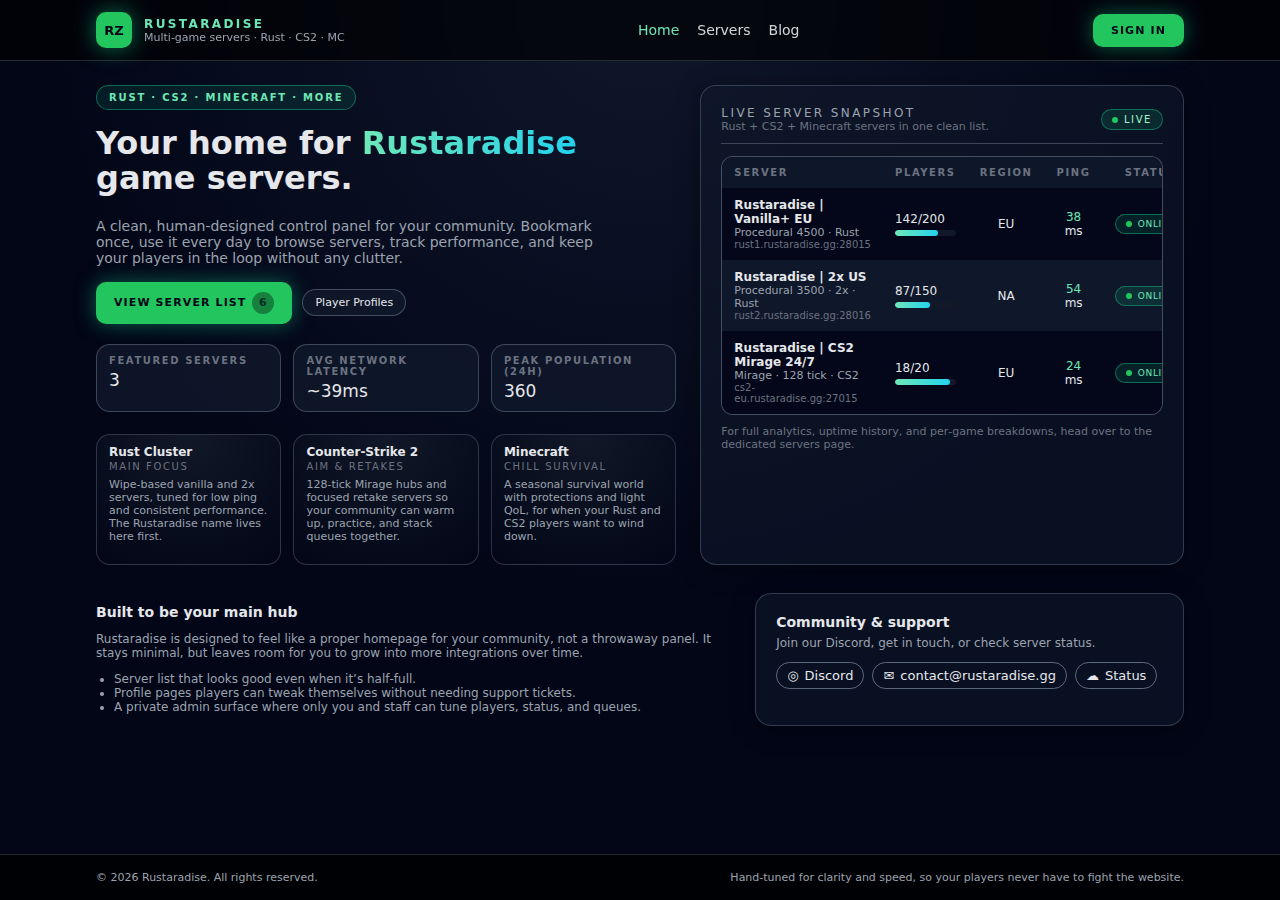
<file: index.html>
<!DOCTYPE html>
<html lang="en">
  <head>
    <meta charset="UTF-8" />
    <title>Rustaradise · Game Servers &amp; Analytics</title>
    <meta name="viewport" content="width=device-width, initial-scale=1" />
    <link rel="stylesheet" href="styles.css" />
  </head>
  <body onload="initHomePage()">
    <div class="page">
      <header class="nav">
        <div class="nav-inner">
          <div class="brand">
            <div class="brand-mark">RZ</div>
            <div>
              <div class="brand-text-title">Rustaradise</div>
              <div class="brand-text-subtitle">
                Multi‑game servers · Rust · CS2 · MC
              </div>
            </div>
          </div>
          <nav class="nav-links">
            <a href="index.html" class="nav-link active">Home</a>
            <a href="servers.html" class="nav-link">Servers</a>
            <a href="blog.html" class="nav-link">Blog</a>
            <a
              href="admin.html"
              class="nav-link nav-admin-pill"
              style="display: none"
              data-nav-admin
              >Admin Panel</a
            >
          </nav>
          <div class="nav-auth">
            <a href="login.html" class="btn-primary" data-nav-login>
              <span>Sign In</span>
            </a>
            <button
              type="button"
              class="avatar-pill"
              data-nav-user
              style="display: none"
              data-nav-profile
            >
              <span class="avatar-initials" data-nav-initials>RZ</span>
              <span>
                <span data-nav-name>player</span>
                <span class="avatar-role" data-nav-role>player</span>
              </span>
            </button>
            <button
              type="button"
              class="btn-ghost"
              data-nav-logout
              style="display: none"
            >
              Log out
            </button>
          </div>
        </div>
      </header>

      <main class="main">
        <section class="hero-grid">
          <div>
            <div class="hero-pill">
              Rust · CS2 · Minecraft · More
            </div>
            <h1 class="hero-title">
              Your home for <span>Rustaradise</span> game servers.
            </h1>
            <p class="hero-text">
              A clean, human‑designed control panel for your community.
              Bookmark once, use it every day to browse servers, track
              performance, and keep your players in the loop without any
              clutter.
            </p>
            <div class="hero-actions">
              <a href="servers.html" class="btn-primary">
                <span>View Server List</span>
                <span id="home-server-count" class="hero-count">0</span>
              </a>
              <a href="login.html" class="btn-ghost"> Player Profiles </a>
            </div>
            <div class="hero-metrics">
              <div class="metric-card">
                <div class="metric-label">Featured servers</div>
                <div class="metric-value">3</div>
              </div>
              <div class="metric-card">
                <div class="metric-label">Avg network latency</div>
                <div class="metric-value" id="home-avg-latency">~0ms</div>
              </div>
              <div class="metric-card">
                <div class="metric-label">Peak population (24h)</div>
                <div class="metric-value" id="home-peak">0</div>
              </div>
            </div>

            <div class="featured-games">
              <div class="featured-game-card">
                <div class="featured-game-name">Rust Cluster</div>
                <div class="featured-game-tag">Main focus</div>
                <p class="featured-game-body">
                  Wipe‑based vanilla and 2x servers, tuned for low ping and
                  consistent performance. The Rustaradise name lives here first.
                </p>
              </div>
              <div class="featured-game-card">
                <div class="featured-game-name">Counter‑Strike 2</div>
                <div class="featured-game-tag">Aim &amp; retakes</div>
                <p class="featured-game-body">
                  128‑tick Mirage hubs and focused retake servers so your
                  community can warm up, practice, and stack queues together.
                </p>
              </div>
              <div class="featured-game-card">
                <div class="featured-game-name">Minecraft</div>
                <div class="featured-game-tag">Chill survival</div>
                <p class="featured-game-body">
                  A seasonal survival world with protections and light QoL, for
                  when your Rust and CS2 players want to wind down.
                </p>
              </div>
            </div>
          </div>

          <div class="card">
            <div class="card-header">
              <div>
                <div class="card-title">Live Server Snapshot</div>
                <div class="card-subtitle">
                  Rust + CS2 + Minecraft servers in one clean list.
                </div>
              </div>
              <div class="live-pill">
                <span class="live-dot"></span>
                Live
              </div>
            </div>
            <div class="table-wrapper">
              <table>
                <thead>
                  <tr>
                    <th>Server</th>
                    <th>Players</th>
                    <th>Region</th>
                    <th>Ping</th>
                    <th>Status</th>
                  </tr>
                </thead>
                <tbody id="home-servers-body"></tbody>
              </table>
            </div>
            <p class="muted" style="margin-top: 10px">
              For full analytics, uptime history, and per‑game breakdowns, head
              over to the dedicated <a href="servers.html">servers page</a>.
            </p>
          </div>
        </section>

        <section class="section">
          <div>
            <h2 class="section-title">Built to be your main hub</h2>
            <p class="section-text">
              Rustaradise is designed to feel like a proper homepage for your
              community, not a throwaway panel. It stays minimal, but leaves
              room for you to grow into more integrations over time.
            </p>
            <ul class="section-list">
              <li>Server list that looks good even when it’s half‑full.</li>
              <li>
                Profile pages players can tweak themselves without needing
                support tickets.
              </li>
              <li>
                A private admin surface where only you and staff can tune
                players, status, and queues.
              </li>
            </ul>
          </div>
          <div class="card">
            <div class="section-title">Community &amp; support</div>
            <p class="section-text">
              Join our Discord, get in touch, or check server status.
            </p>
            <div style="margin-top: 10px; display: flex; gap: 8px; flex-wrap: wrap">
              <a href="#" class="pill-link">
                <span>◎</span>
                <span>Discord</span>
              </a>
              <a href="mailto:contact@rustaradise.gg" class="pill-link">
                <span>✉</span>
                <span>contact@rustaradise.gg</span>
              </a>
              <a href="#" class="pill-link">
                <span>☁</span>
                <span>Status</span>
              </a>
            </div>
          </div>
        </section>
      </main>

      <footer class="footer">
        <div class="footer-inner">
          <div>
            © <span id="footer-year"></span> Rustaradise. All rights reserved.
          </div>
          <div>
            Hand‑tuned for clarity and speed, so your players never have to
            fight the website.
          </div>
        </div>
      </footer>
    </div>

    <script src="app.js"></script>
    <script>
      document.getElementById("footer-year").textContent =
        new Date().getFullYear();
    </script>
  </body>
</html>
</file>
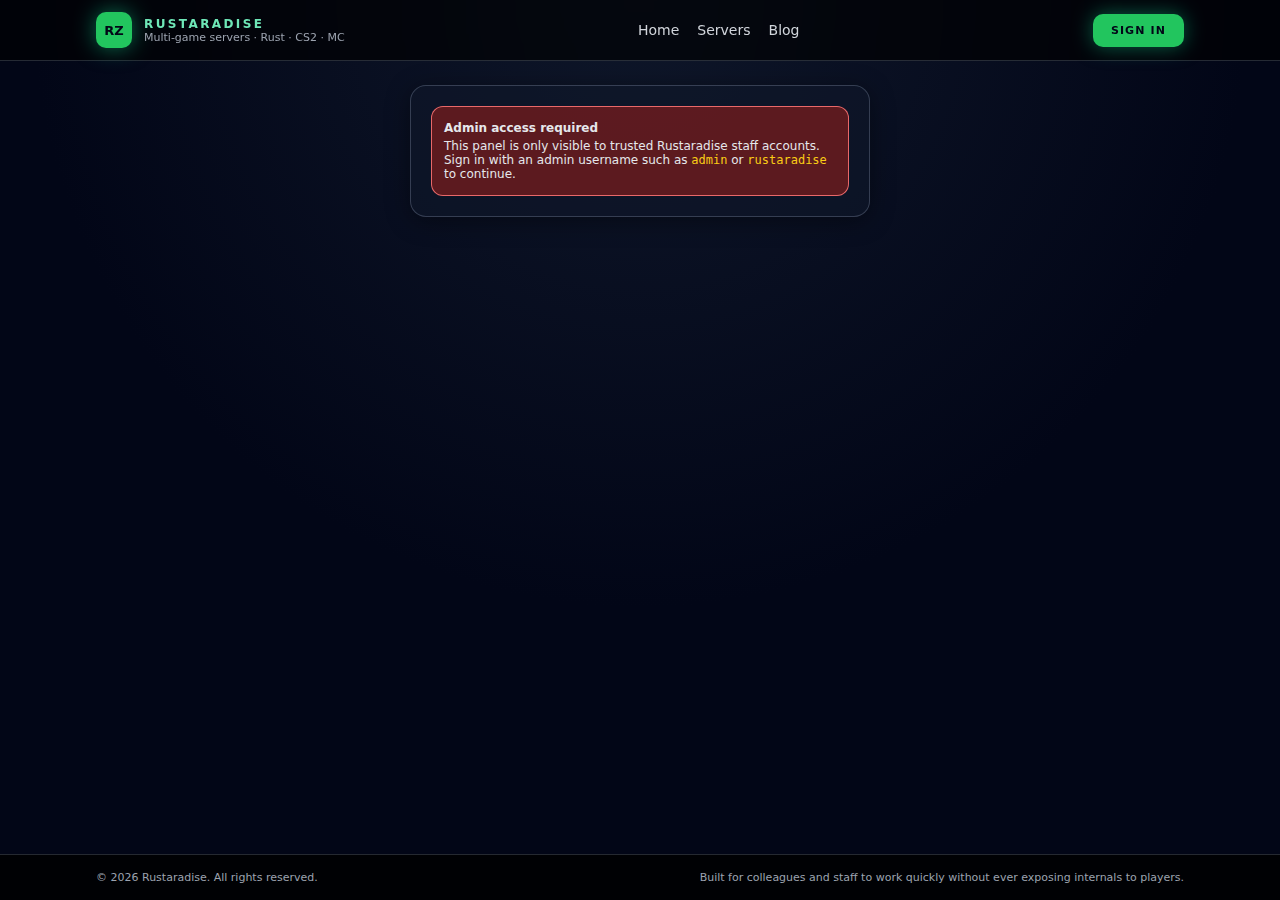
<file: admin.html>
<!DOCTYPE html>
<html lang="en">
  <head>
    <meta charset="UTF-8" />
    <title>Rustaradise · Admin Panel</title>
    <meta name="viewport" content="width=device-width, initial-scale=1" />
    <link rel="stylesheet" href="styles.css" />
  </head>
  <body onload="initAdminPage()">
    <div class="page">
      <header class="nav">
        <div class="nav-inner">
          <div class="brand">
            <div class="brand-mark">RZ</div>
            <div>
              <div class="brand-text-title">Rustaradise</div>
              <div class="brand-text-subtitle">
                Multi‑game servers · Rust · CS2 · MC
              </div>
            </div>
          </div>
          <nav class="nav-links">
            <a href="index.html" class="nav-link">Home</a>
            <a href="servers.html" class="nav-link">Servers</a>
            <a href="blog.html" class="nav-link">Blog</a>
            <a
              href="admin.html"
              class="nav-link nav-admin-pill active"
              data-nav-admin
              >Admin Panel</a
            >
          </nav>
          <div class="nav-auth">
            <a href="login.html" class="btn-primary" data-nav-login>
              <span>Sign In</span>
            </a>
            <button
              type="button"
              class="avatar-pill"
              data-nav-user
              style="display: none"
              data-nav-profile
            >
              <span class="avatar-initials" data-nav-initials>RZ</span>
              <span>
                <span data-nav-name>player</span>
                <span class="avatar-role" data-nav-role>player</span>
              </span>
            </button>
            <button
              type="button"
              class="btn-ghost"
              data-nav-logout
              style="display: none"
            >
              Log out
            </button>
          </div>
        </div>
      </header>

      <main class="main">
        <div id="admin-denied" style="display: none">
          <div class="card" style="max-width: 460px; margin: 0 auto">
            <div class="alert">
              <p style="font-weight: 600">Admin access required</p>
              <p>
                This panel is only visible to trusted Rustaradise staff
                accounts. Sign in with an admin username such as
                <span style="font-family: monospace; color: #facc15">admin</span>
                or
                <span style="font-family: monospace; color: #facc15"
                  >rustaradise</span
                >
                to continue.
              </p>
            </div>
          </div>
        </div>

        <div id="admin-content" style="display: none">
          <header class="page-header">
            <div class="page-title-group">
              <h1 class="page-title">Rustaradise Admin Panel</h1>
              <p class="page-description">
                Lightweight controls for adjusting player caps, toggling server
                visibility, and shaping the analytics you expose to players—
                only for you and the people you trust.
              </p>
            </div>
            <div class="badge badge-staff">Staff</div>
          </header>

          <section class="card admin-card">
            <div class="card-header">
              <div>
                <div class="card-title">Server Controls</div>
                <div class="card-subtitle">
                  Server list from integrations. Player counts and status are fetched from the Live data URL—no manual entry.
                </div>
              </div>
              <button type="button" class="admin-btn" id="admin-refresh-servers">Refresh</button>
            </div>

            <div class="admin-table-wrap">
              <table class="admin-table">
                <thead>
                  <tr>
                    <th>Server</th>
                    <th>Players / Max</th>
                    <th>Queue</th>
                    <th>Latency</th>
                    <th>Status</th>
                  </tr>
                </thead>
                <tbody id="admin-body"></tbody>
              </table>
            </div>

            <div id="admin-note" class="note" style="margin-top: 10px">
              Data from Live data URL. Configure in Integrations below.
            </div>
          </section>

          <section class="card" style="margin-top: 20px">
            <div class="card-header">
              <div>
                <div class="card-title">Integrations</div>
                <div class="card-subtitle">
                  Capture where Rustaradise should talk to RCON, IW4MAdmin and
                  any other tooling you rely on.
                </div>
              </div>
            </div>

            <div class="layout-split" style="margin-top: 12px">
              <form id="integrations-form" class="form">
                <div>
                  <div class="form-label">Live data URL</div>
                  <input
                    name="liveDataUrl"
                    class="input-field"
                    placeholder="https://your-backend.com/api/servers"
                  />
                  <p class="hint">
                    JSON endpoint returning <code>{"servers": [{"id": "rust-eu-1", "players": 50, "maxPlayers": 200, "status": "online"}]}</code>. Match server <code>id</code> to your server list. Player counts and status update automatically.
                  </p>
                </div>
                <div>
                  <div class="form-label">RCON</div>
                  <label class="hint" style="display: block; margin-bottom: 4px">
                    <input type="checkbox" name="rconEnabled" />
                    Enable RCON integration
                  </label>
                  <div style="display: flex; gap: 6px; margin-bottom: 6px">
                    <input
                      name="rconHost"
                      class="input-field"
                      placeholder="Host (e.g. 127.0.0.1)"
                    />
                    <input
                      name="rconPort"
                      class="input-field"
                      style="max-width: 90px"
                      placeholder="Port"
                    />
                  </div>
                  <textarea
                    name="rconNote"
                    class="textarea-field"
                    placeholder="Notes (provider, password location, etc.)"
                  ></textarea>
                </div>

                <div>
                  <div class="form-label">IW4MAdmin</div>
                  <label class="hint" style="display: block; margin-bottom: 4px">
                    <input type="checkbox" name="iw4Enabled" />
                    Enable IW4MAdmin integration
                  </label>
                  <input
                    name="iw4Url"
                    class="input-field"
                    placeholder="Dashboard/API URL"
                  />
                  <textarea
                    name="iw4Note"
                    class="textarea-field"
                    placeholder="How this should hook into bans, logs, or player stats."
                  ></textarea>
                </div>

                <div>
                  <div class="form-label">Other tooling</div>
                  <label class="hint" style="display: block; margin-bottom: 4px">
                    <input type="checkbox" name="otherEnabled" />
                    Track another integration
                  </label>
                  <input
                    name="otherLabel"
                    class="input-field"
                    placeholder="Name (e.g. Prometheus, custom panel)"
                  />
                  <textarea
                    name="otherNote"
                    class="textarea-field"
                    placeholder="Anything you and staff should remember about setup or endpoints."
                  ></textarea>
                </div>

                <button type="submit" class="btn-primary">
                  Save integrations
                </button>
                <p
                  id="integrations-status"
                  class="hint"
                  style="margin-top: 6px"
                >
                  Configure RCON, IW4MAdmin and other tools. Settings are saved when you click Save.
                </p>
              </form>

              <div class="hint">
                <strong>How it works</strong>
                <ul class="section-list" style="margin-top: 4px">
                  <li><strong>Live data URL</strong> — Your backend fetches from RCON, IW4MAdmin, etc. and exposes a JSON endpoint. Rustaradise fetches it automatically.</li>
                  <li>Server list and analytics are populated from integrations—no manual typing of player counts or status.</li>
                  <li>Use RCON/IW4MAdmin fields to store connection details for your backend.</li>
                </ul>
              </div>
            </div>
          </section>
        </div>
      </main>

      <footer class="footer">
        <div class="footer-inner">
          <div>
            © <span id="footer-year"></span> Rustaradise. All rights reserved.
          </div>
          <div>
            Built for colleagues and staff to work quickly without ever
            exposing internals to players.
          </div>
        </div>
      </footer>
    </div>

    <script src="app.js"></script>
    <script>
      document.getElementById("footer-year").textContent =
        new Date().getFullYear();
    </script>
  </body>
  </html>
</file>
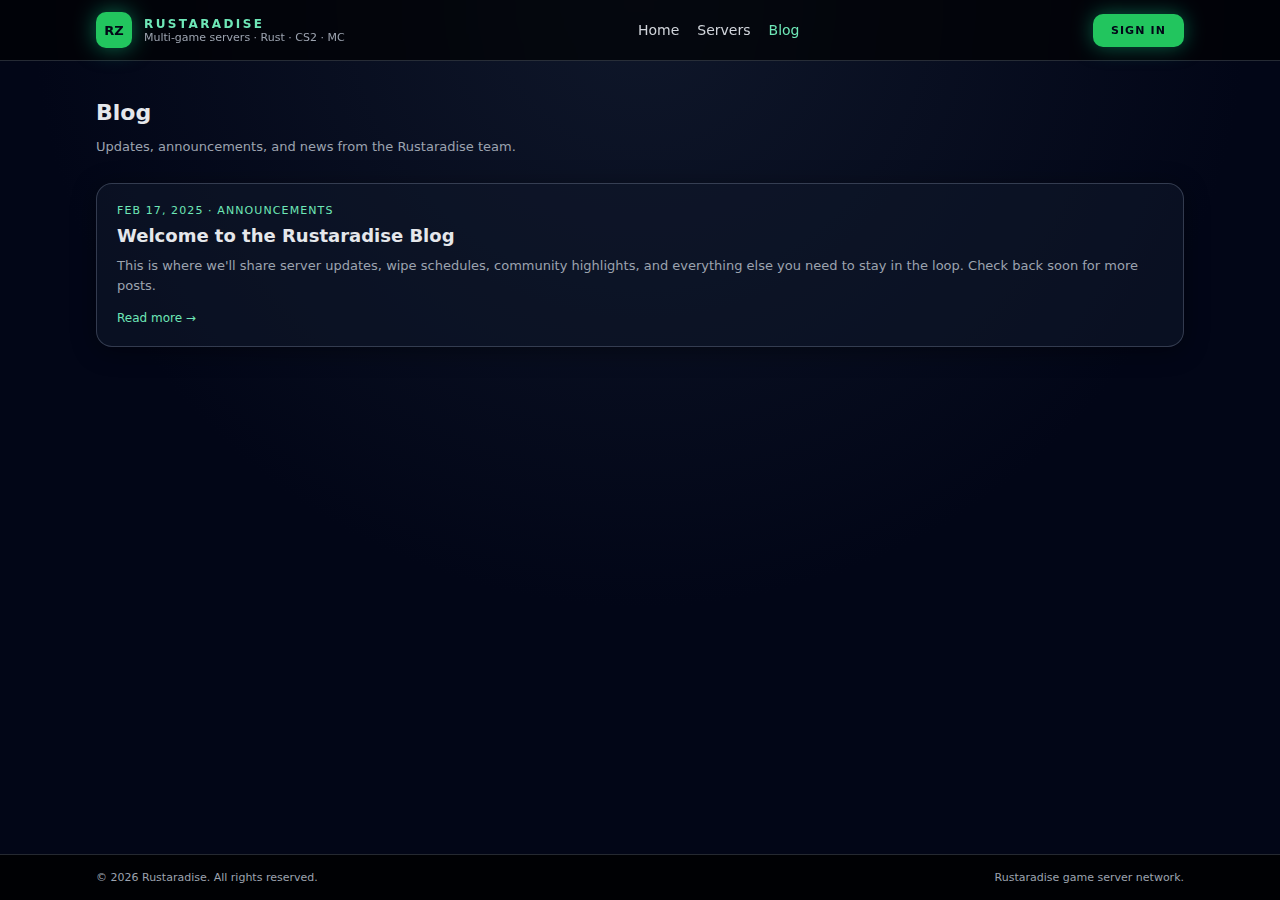
<file: blog.html>
<!DOCTYPE html>
<html lang="en">
  <head>
    <meta charset="UTF-8" />
    <title>Rustaradise · Blog</title>
    <meta name="viewport" content="width=device-width, initial-scale=1" />
    <link rel="stylesheet" href="styles.css" />
  </head>
  <body onload="initBlogPage()">
    <div class="page">
      <header class="nav">
        <div class="nav-inner">
          <div class="brand">
            <div class="brand-mark">RZ</div>
            <div>
              <div class="brand-text-title">Rustaradise</div>
              <div class="brand-text-subtitle">
                Multi‑game servers · Rust · CS2 · MC
              </div>
            </div>
          </div>
          <nav class="nav-links">
            <a href="index.html" class="nav-link">Home</a>
            <a href="servers.html" class="nav-link">Servers</a>
            <a href="blog.html" class="nav-link active">Blog</a>
            <a
              href="admin.html"
              class="nav-link nav-admin-pill"
              style="display: none"
              data-nav-admin
              >Admin Panel</a
            >
          </nav>
          <div class="nav-auth">
            <a href="login.html" class="btn-primary" data-nav-login>
              <span>Sign In</span>
            </a>
            <button
              type="button"
              class="avatar-pill"
              data-nav-user
              style="display: none"
              data-nav-profile
            >
              <span class="avatar-initials" data-nav-initials>RZ</span>
              <span>
                <span data-nav-name>player</span>
                <span class="avatar-role" data-nav-role>player</span>
              </span>
            </button>
            <button
              type="button"
              class="btn-ghost"
              data-nav-logout
              style="display: none"
            >
              Log out
            </button>
          </div>
        </div>
      </header>

      <main class="main">
        <div class="page-header">
          <div class="page-title-group">
            <h1 class="page-title">Blog</h1>
            <p class="page-description">
              Updates, announcements, and news from the Rustaradise team.
            </p>
          </div>
        </div>

        <section class="blog-list">
          <div class="card blog-card">
            <div class="blog-card-meta">Feb 17, 2025 · Announcements</div>
            <h2 class="blog-card-title">Welcome to the Rustaradise Blog</h2>
            <p class="blog-card-excerpt">
              This is where we'll share server updates, wipe schedules, community highlights,
              and everything else you need to stay in the loop. Check back soon for more posts.
            </p>
            <a href="#" class="blog-card-link">Read more →</a>
          </div>
        </section>
      </main>

      <footer class="footer">
        <div class="footer-inner">
          <div>
            © <span id="footer-year"></span> Rustaradise. All rights reserved.
          </div>
          <div>Rustaradise game server network.</div>
        </div>
      </footer>
    </div>

    <script src="app.js"></script>
    <script>
      document.getElementById("footer-year").textContent =
        new Date().getFullYear();
    </script>
  </body>
</html>
</file>
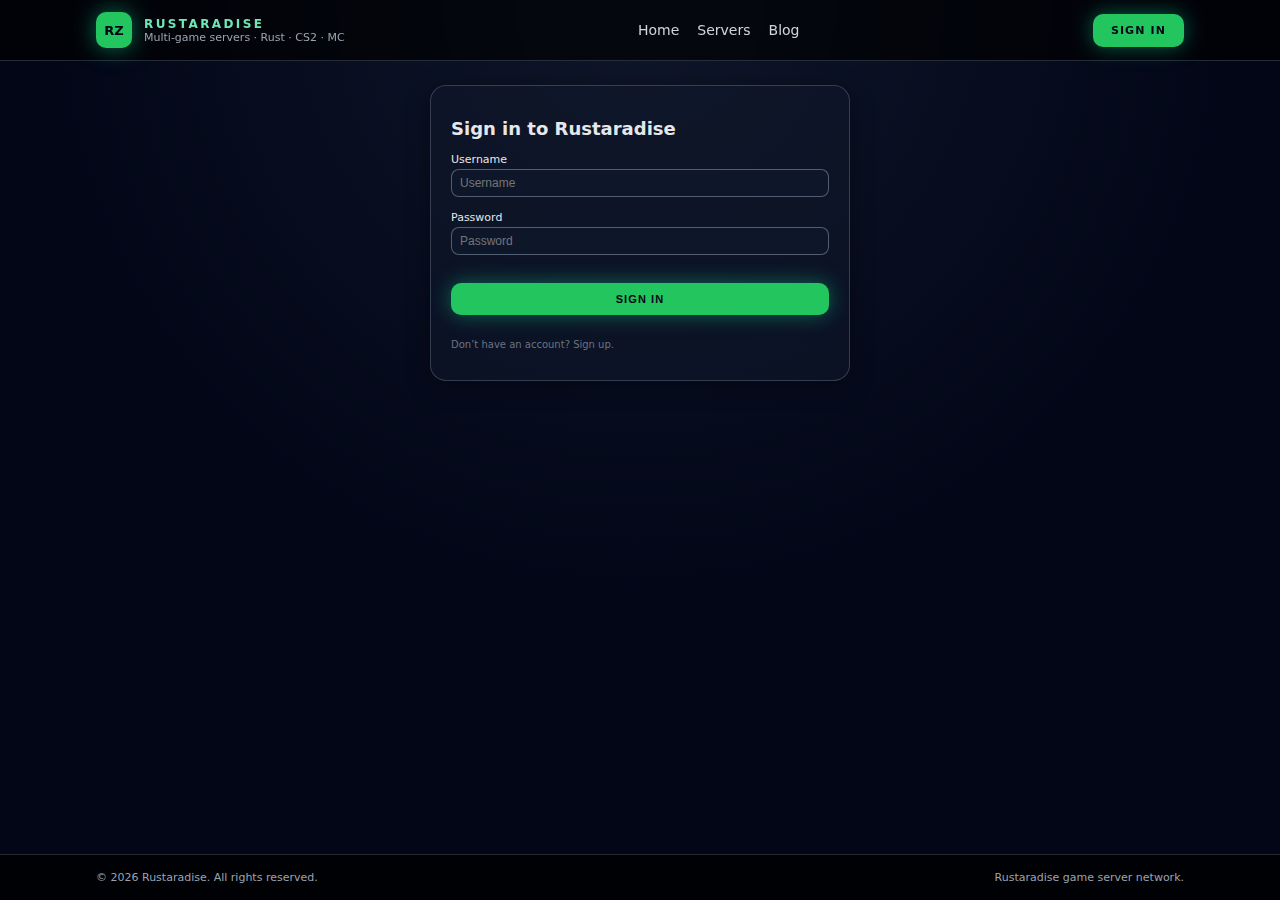
<file: login.html>
<!DOCTYPE html>
<html lang="en">
  <head>
    <meta charset="UTF-8" />
    <title>Rustaradise · Login</title>
    <meta name="viewport" content="width=device-width, initial-scale=1" />
    <link rel="stylesheet" href="styles.css" />
  </head>
  <body onload="initLoginPage()">
    <div class="page">
      <header class="nav">
        <div class="nav-inner">
          <div class="brand">
            <div class="brand-mark">RZ</div>
            <div>
              <div class="brand-text-title">Rustaradise</div>
              <div class="brand-text-subtitle">
                Multi‑game servers · Rust · CS2 · MC
              </div>
            </div>
          </div>
          <nav class="nav-links">
            <a href="index.html" class="nav-link">Home</a>
            <a href="servers.html" class="nav-link">Servers</a>
            <a href="blog.html" class="nav-link">Blog</a>
            <a
              href="admin.html"
              class="nav-link nav-admin-pill"
              style="display: none"
              data-nav-admin
              >Admin Panel</a
            >
          </nav>
          <div class="nav-auth">
            <a href="login.html" class="btn-primary" data-nav-login>
              <span>Sign In</span>
            </a>
            <button
              type="button"
              class="avatar-pill"
              data-nav-user
              style="display: none"
              data-nav-profile
            >
              <span class="avatar-initials" data-nav-initials>RZ</span>
              <span>
                <span data-nav-name>player</span>
                <span class="avatar-role" data-nav-role>player</span>
              </span>
            </button>
            <button
              type="button"
              class="btn-ghost"
              data-nav-logout
              style="display: none"
            >
              Log out
            </button>
          </div>
        </div>
      </header>

      <main class="main">
        <div class="card" style="max-width: 420px; margin: 0 auto">
          <div>
            <h1 class="page-title" style="font-size: 18px">
              Sign in to Rustaradise
            </h1>
          </div>

          <form id="login-form" class="form" style="margin-top: 14px">
            <div>
              <div class="form-label">Username</div>
              <input
                name="username"
                class="input-field"
                placeholder="Username"
              />
            </div>
            <div>
              <div class="form-label">Password</div>
              <input
                type="password"
                name="password"
                class="input-field"
                placeholder="Password"
              />
            </div>
            <div
              id="login-error"
              style="font-size: 11px; color: #fecaca"
            ></div>
            <button type="submit" class="btn-primary" style="width: 100%">
              Sign In
            </button>
            <p class="hint">
              Don’t have an account? <a href="signup.html">Sign up</a>.
            </p>
          </form>
        </div>
      </main>

      <footer class="footer">
        <div class="footer-inner">
          <div>
            © <span id="footer-year"></span> Rustaradise. All rights reserved.
          </div>
          <div>Rustaradise game server network.</div>
        </div>
      </footer>
    </div>

    <script src="app.js"></script>
    <script>
      document.getElementById("footer-year").textContent =
        new Date().getFullYear();
    </script>
  </body>
  </html>
</file>
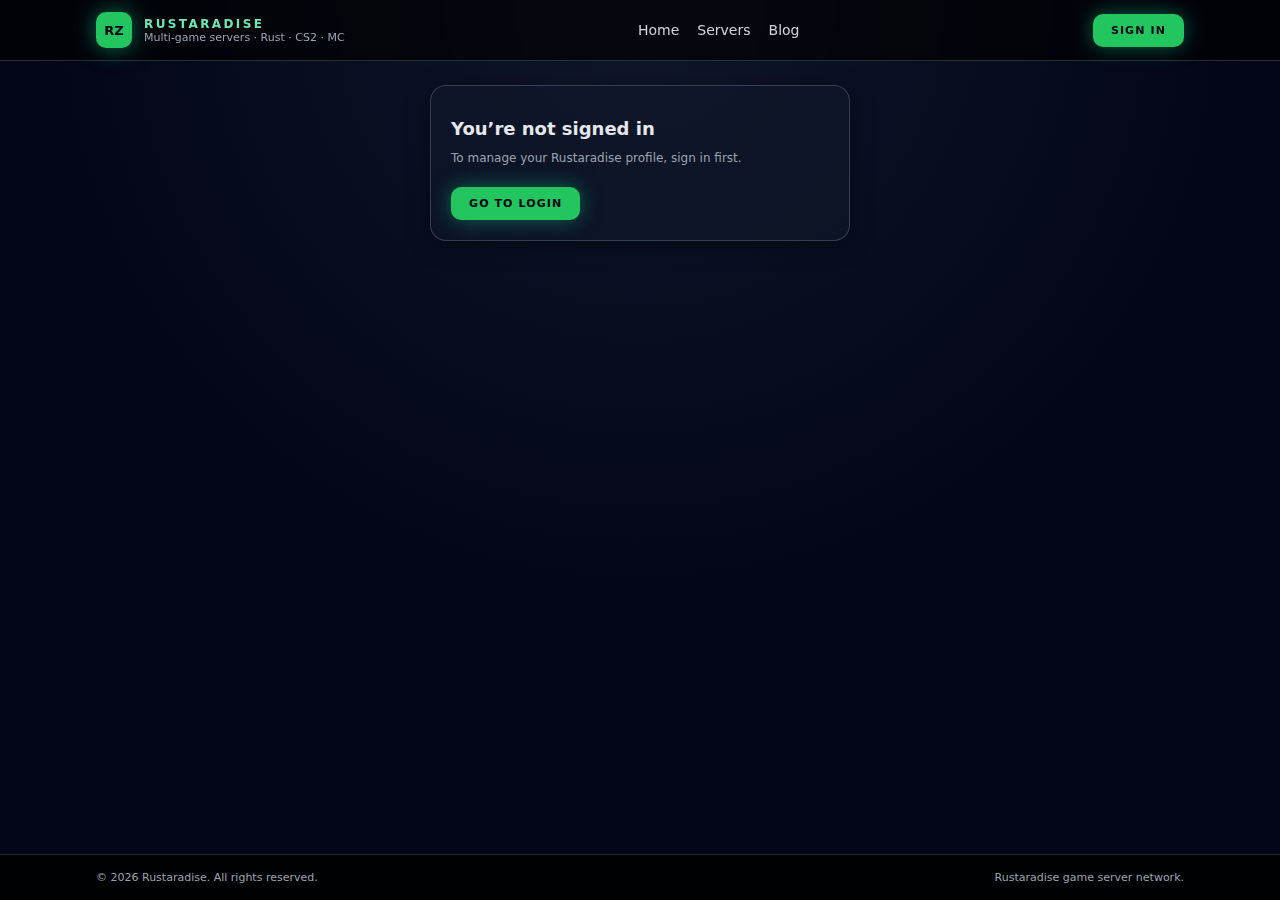
<file: profile.html>
<!DOCTYPE html>
<html lang="en">
  <head>
    <meta charset="UTF-8" />
    <title>Rustaradise · Profile</title>
    <meta name="viewport" content="width=device-width, initial-scale=1" />
    <link rel="stylesheet" href="styles.css" />
  </head>
  <body onload="initProfilePage()">
    <div class="page">
      <header class="nav">
        <div class="nav-inner">
          <div class="brand">
            <div class="brand-mark">RZ</div>
            <div>
              <div class="brand-text-title">Rustaradise</div>
              <div class="brand-text-subtitle">
                Multi‑game servers · Rust · CS2 · MC
              </div>
            </div>
          </div>
          <nav class="nav-links">
            <a href="index.html" class="nav-link">Home</a>
            <a href="servers.html" class="nav-link">Servers</a>
            <a href="blog.html" class="nav-link">Blog</a>
            <a
              href="admin.html"
              class="nav-link nav-admin-pill"
              style="display: none"
              data-nav-admin
              >Admin Panel</a
            >
          </nav>
          <div class="nav-auth">
            <a href="login.html" class="btn-primary" data-nav-login>
              <span>Sign In</span>
            </a>
            <button
              type="button"
              class="avatar-pill"
              data-nav-user
              style="display: none"
              data-nav-profile
            >
              <span class="avatar-initials" data-nav-initials>RZ</span>
              <span>
                <span data-nav-name>player</span>
                <span class="avatar-role" data-nav-role>player</span>
              </span>
            </button>
            <button
              type="button"
              class="btn-ghost"
              data-nav-logout
              style="display: none"
            >
              Log out
            </button>
          </div>
        </div>
      </header>

      <main class="main">
        <div id="profile-logged-out" style="display: none">
          <div class="card" style="max-width: 420px; margin: 0 auto">
            <h1 class="page-title" style="font-size: 18px">
              You’re not signed in
            </h1>
            <p class="page-description" style="font-size: 12px">
              To manage your Rustaradise profile, sign in first.
            </p>
            <a href="login.html" class="btn-primary" style="margin-top: 10px">
              Go to login
            </a>
          </div>
        </div>

        <div id="profile-content" style="display: none">
          <section class="profile-header">
            <div class="profile-banner">
              <img
                id="profile-banner-img"
                alt="Profile banner"
                style="display: none"
              />
              <div class="profile-banner-overlay"></div>
            </div>
            <div class="profile-row">
              <div class="profile-avatar">
                <span id="profile-avatar-initials">RZ</span>
                <img
                  id="profile-avatar-img"
                  alt="Profile avatar"
                  style="display: none"
                />
              </div>
              <div class="profile-meta">
                <div class="profile-name" id="profile-name">player</div>
                <div class="profile-role" id="profile-role">
                  Rustaradise Player
                </div>
              </div>
              <nav class="profile-tabs">
                <a href="profile.html" class="profile-tab active">Profile</a>
                <a href="settings.html" class="profile-tab">Settings</a>
              </nav>
            </div>
          </section>

          <section class="layout-split">
            <div class="card">
              <div class="card-title">Profile Settings</div>
              <form
                id="profile-form"
                class="form"
                style="margin-top: 12px"
              >
                <div>
                  <div class="form-label">Profile picture</div>
                  <div class="file-input-wrap">
                    <label class="file-input-trigger" for="avatar-file">Choose image</label>
                    <input
                      type="file"
                      name="avatarFile"
                      id="avatar-file"
                      accept=".jpg,.jpeg,image/jpeg"
                    />
                    <span class="file-input-filename" id="avatar-filename">No file chosen</span>
                  </div>
                  <p class="hint">
                    JPG only. Square images (256×256) work best.
                  </p>
                </div>
                <div>
                  <div class="form-label">Banner image</div>
                  <div class="file-input-wrap">
                    <label class="file-input-trigger" for="banner-file">Choose image</label>
                    <input
                      type="file"
                      name="bannerFile"
                      id="banner-file"
                      accept=".jpg,.jpeg,image/jpeg"
                    />
                    <span class="file-input-filename" id="banner-filename">No file chosen</span>
                  </div>
                  <p class="hint">
                    JPG only. Wide landscape images look best.
                  </p>
                </div>
                <div>
                  <div class="form-label">Short bio</div>
                  <textarea
                    name="bio"
                    class="textarea-field"
                    placeholder="A short line about who you are."
                  ></textarea>
                </div>
                <button type="submit" class="btn-primary">
                  Save changes
                </button>
                <p
                  id="profile-saved"
                  class="hint"
                  style="display: none; color: #bbf7d0"
                >
                  Your changes have been saved.
                </p>
              </form>
            </div>

            <div class="card" style="font-size: 11px">
              <div class="card-title">Profile</div>
              <ul style="margin-top: 10px; padding-left: 18px">
                <li style="margin-bottom: 6px">
                  Update your avatar, banner and bio anytime. Changes apply immediately.
                </li>
                <li style="margin-bottom: 6px">
                  Staff accounts show a staff badge across the site.
                </li>
              </ul>
              <hr
                style="border-color: rgba(148, 163, 184, 0.4); margin: 12px 0"
              />
              <div>
                <div class="form-label">Current bio</div>
                <p id="profile-bio" class="hint">
                  Welcome to Rustaradise.
                </p>
              </div>
            </div>
          </section>
        </div>
      </main>

      <footer class="footer">
        <div class="footer-inner">
          <div>
            © <span id="footer-year"></span> Rustaradise. All rights reserved.
          </div>
          <div>Rustaradise game server network.</div>
        </div>
      </footer>
    </div>

    <script src="app.js"></script>
    <script>
      document.getElementById("footer-year").textContent =
        new Date().getFullYear();
    </script>
  </body>
  </html>
</file>
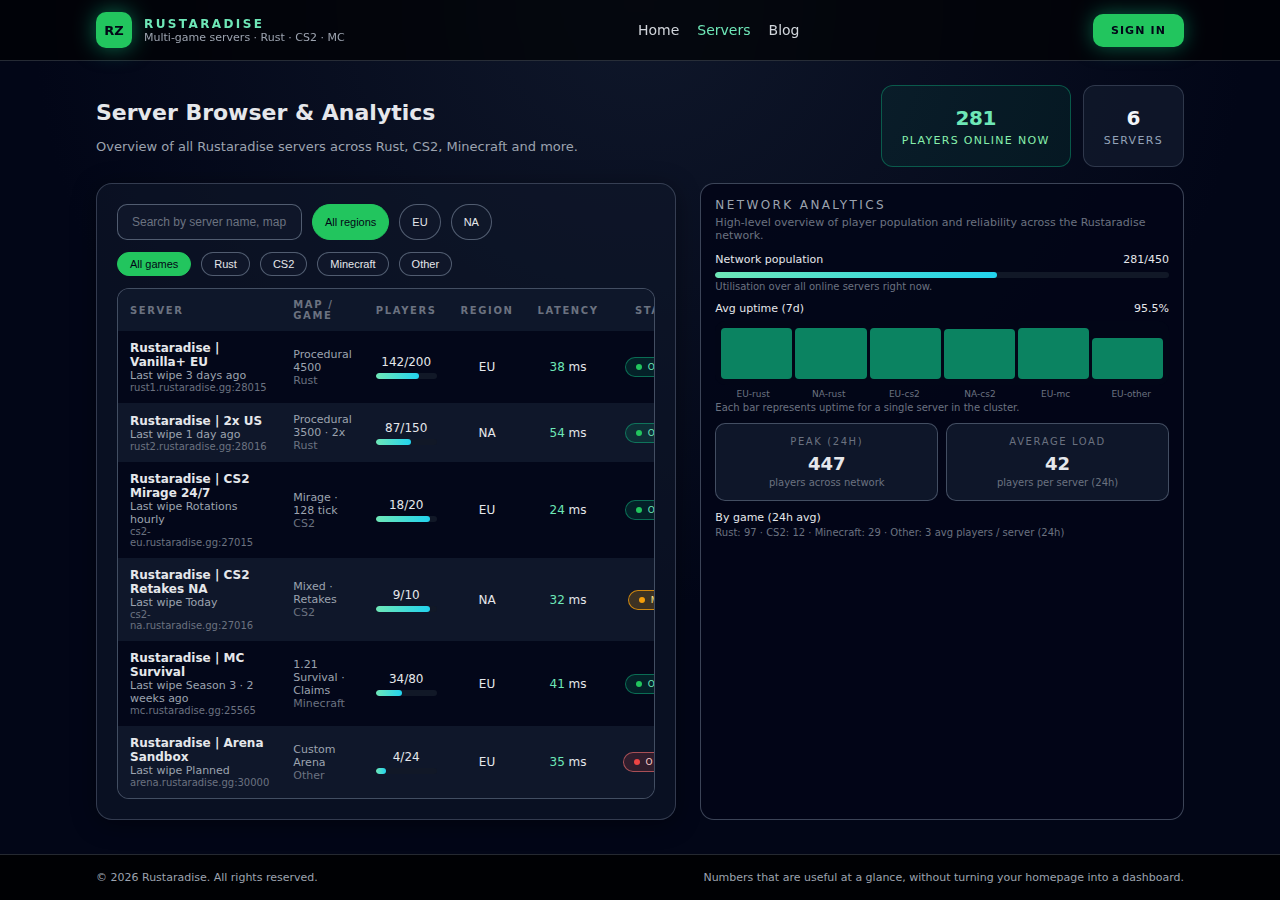
<file: servers.html>
<!DOCTYPE html>
<html lang="en">
  <head>
    <meta charset="UTF-8" />
    <title>Rustaradise · Server Browser &amp; Analytics</title>
    <meta name="viewport" content="width=device-width, initial-scale=1" />
    <link rel="stylesheet" href="styles.css" />
  </head>
  <body onload="initServersPage()">
    <div class="page">
      <header class="nav">
        <div class="nav-inner">
          <div class="brand">
            <div class="brand-mark">RZ</div>
            <div>
              <div class="brand-text-title">Rustaradise</div>
              <div class="brand-text-subtitle">
                Multi‑game servers · Rust · CS2 · MC
              </div>
            </div>
          </div>
          <nav class="nav-links">
            <a href="index.html" class="nav-link">Home</a>
            <a href="servers.html" class="nav-link active">Servers</a>
            <a href="blog.html" class="nav-link">Blog</a>
            <a
              href="admin.html"
              class="nav-link nav-admin-pill"
              style="display: none"
              data-nav-admin
              >Admin Panel</a
            >
          </nav>
          <div class="nav-auth">
            <a href="login.html" class="btn-primary" data-nav-login>
              <span>Sign In</span>
            </a>
            <button
              type="button"
              class="avatar-pill"
              data-nav-user
              style="display: none"
              data-nav-profile
            >
              <span class="avatar-initials" data-nav-initials>RZ</span>
              <span>
                <span data-nav-name>player</span>
                <span class="avatar-role" data-nav-role>player</span>
              </span>
            </button>
            <button
              type="button"
              class="btn-ghost"
              data-nav-logout
              style="display: none"
            >
              Log out
            </button>
          </div>
        </div>
      </header>

      <main class="main">
        <div class="page-header">
          <div class="page-title-group">
            <h1 class="page-title">Server Browser &amp; Analytics</h1>
            <p class="page-description">
              Overview of all Rustaradise servers across Rust, CS2, Minecraft and more.
            </p>
          </div>
          <div class="stats-bar">
            <div class="stat-block stat-live">
              <span class="stat-value" id="servers-live-players-value">0</span>
              <span class="stat-label">Players online now</span>
            </div>
            <div class="stat-block">
              <span class="stat-value" id="servers-count">0</span>
              <span class="stat-label">Servers</span>
            </div>
          </div>
        </div>

        <section class="hero-grid">
          <div>
            <div class="card">
              <div class="filters-row">
                <input
                  id="servers-search"
                  class="input-text"
                  type="text"
                  placeholder="Search by server name, map, or mode..."
                />
                <button class="btn-pill active" data-region="all">All regions</button>
                <button class="btn-pill" data-region="EU">EU</button>
                <button class="btn-pill" data-region="NA">NA</button>
              </div>
              <div class="filters-row">
                <button class="btn-pill active" data-game="all">
                  All games
                </button>
                <button class="btn-pill" data-game="Rust">Rust</button>
                <button class="btn-pill" data-game="CS2">CS2</button>
                <button class="btn-pill" data-game="Minecraft">Minecraft</button>
                <button class="btn-pill" data-game="Other">Other</button>
              </div>

              <div class="table-wrapper">
                <table>
                  <thead>
                    <tr>
                      <th>Server</th>
                      <th>Map / Game</th>
                      <th>Players</th>
                      <th>Region</th>
                      <th>Latency</th>
                      <th>Status</th>
                    </tr>
                  </thead>
                  <tbody id="servers-body"></tbody>
                </table>
              </div>
            </div>
          </div>

          <aside class="analytics-aside">
            <div class="card-title">Network Analytics</div>
            <p class="card-subtitle" style="margin-top: 4px">
              High‑level overview of player population and reliability across
              the Rustaradise network.
            </p>

            <div class="analytics-section">
              <div class="analytics-label-row">
                <span>Network population</span>
                <span id="analytics-population-label">0/0</span>
              </div>
              <div class="bar-track" style="margin-top: 6px">
                <div
                  class="bar-fill"
                  id="analytics-population-bar"
                  style="width: 0%"
                ></div>
              </div>
              <div class="analytics-sm">
                Utilisation over all online servers right now.
              </div>
            </div>

            <div class="analytics-section">
              <div class="analytics-label-row">
                <span>Avg uptime (7d)</span>
                <span id="analytics-uptime-label">0%</span>
              </div>
              <div class="mini-bars" id="analytics-uptime-bars"></div>
              <div class="mini-bars-labels" id="analytics-uptime-bars-labels">
              </div>
              <div class="analytics-sm">
                Each bar represents uptime for a single server in the cluster.
              </div>
            </div>

            <div class="grid-two">
              <div class="tile">
                <div class="tile-label">Peak (24h)</div>
                <div class="tile-value" id="analytics-peak">0</div>
                <div class="analytics-sm">players across network</div>
              </div>
              <div class="tile">
                <div class="tile-label">Average load</div>
                <div class="tile-value" id="analytics-avg-load">0</div>
                <div class="analytics-sm">players per server (24h)</div>
              </div>
            </div>

            <div class="analytics-section">
              <div class="analytics-label-row">
                <span>By game (24h avg)</span>
              </div>
              <div class="analytics-sm" id="analytics-by-game">
                Rust: — · CS2: — · Minecraft: — · Other: — avg players / server
                (24h)
              </div>
            </div>
          </aside>
        </section>
      </main>

      <footer class="footer">
        <div class="footer-inner">
          <div>
            © <span id="footer-year"></span> Rustaradise. All rights reserved.
          </div>
          <div>
            Numbers that are useful at a glance, without turning your homepage
            into a dashboard.
          </div>
        </div>
      </footer>
    </div>

    <script src="app.js"></script>
    <script>
      document.getElementById("footer-year").textContent =
        new Date().getFullYear();
    </script>
  </body>
  </html>
</file>
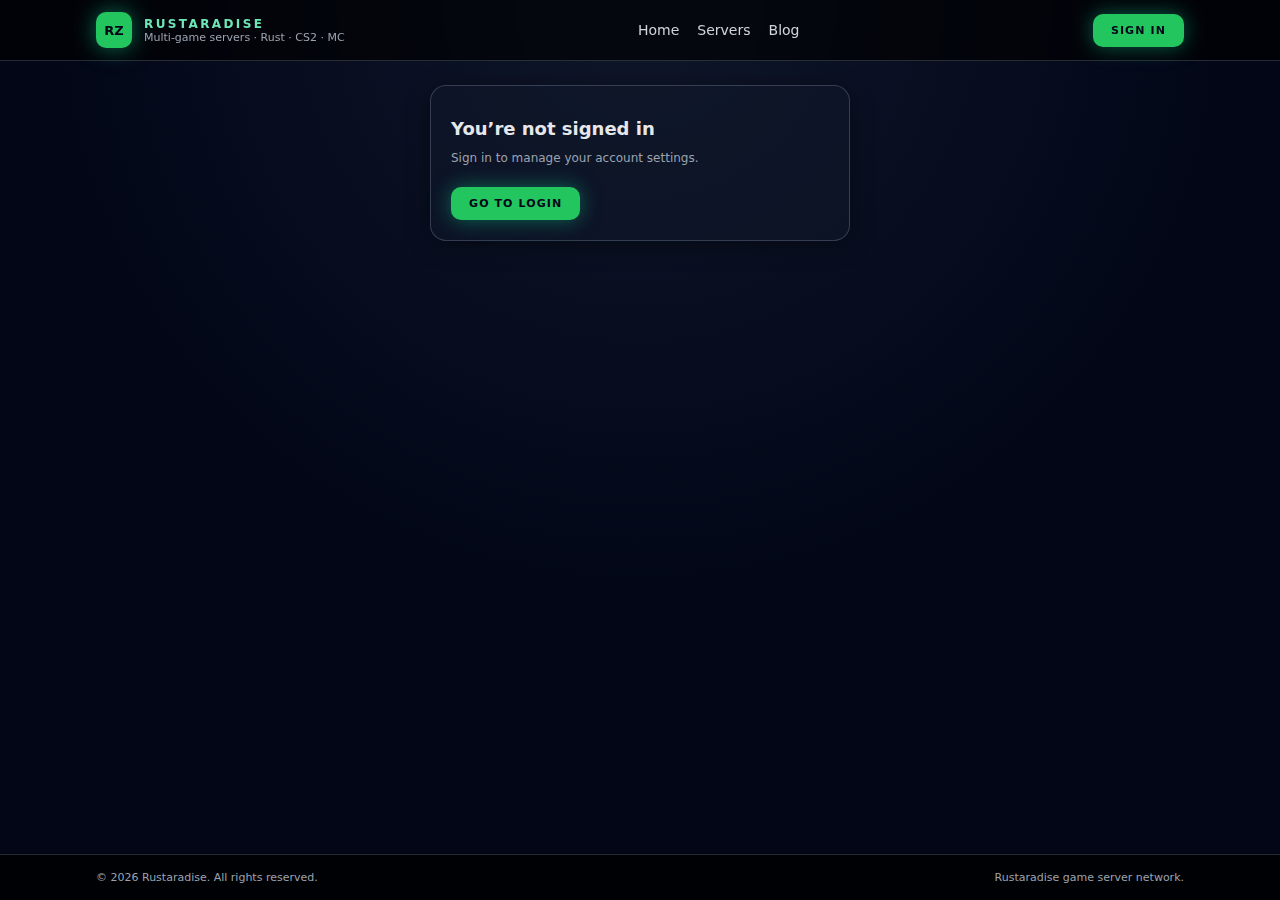
<file: settings.html>
<!DOCTYPE html>
<html lang="en">
  <head>
    <meta charset="UTF-8" />
    <title>Rustaradise · Settings</title>
    <meta name="viewport" content="width=device-width, initial-scale=1" />
    <link rel="stylesheet" href="styles.css" />
  </head>
  <body onload="initSettingsPage()">
    <div class="page">
      <header class="nav">
        <div class="nav-inner">
          <div class="brand">
            <div class="brand-mark">RZ</div>
            <div>
              <div class="brand-text-title">Rustaradise</div>
              <div class="brand-text-subtitle">
                Multi‑game servers · Rust · CS2 · MC
              </div>
            </div>
          </div>
          <nav class="nav-links">
            <a href="index.html" class="nav-link">Home</a>
            <a href="servers.html" class="nav-link">Servers</a>
            <a href="blog.html" class="nav-link">Blog</a>
            <a
              href="admin.html"
              class="nav-link nav-admin-pill"
              style="display: none"
              data-nav-admin
              >Admin Panel</a
            >
          </nav>
          <div class="nav-auth">
            <a href="login.html" class="btn-primary" data-nav-login>
              <span>Sign In</span>
            </a>
            <button
              type="button"
              class="avatar-pill"
              data-nav-user
              style="display: none"
              data-nav-profile
            >
              <span class="avatar-initials" data-nav-initials>RZ</span>
              <span>
                <span data-nav-name>player</span>
                <span class="avatar-role" data-nav-role>player</span>
              </span>
            </button>
            <button
              type="button"
              class="btn-ghost"
              data-nav-logout
              style="display: none"
            >
              Log out
            </button>
          </div>
        </div>
      </header>

      <main class="main">
        <div id="settings-logged-out" style="display: none">
          <div class="card" style="max-width: 420px; margin: 0 auto">
            <h1 class="page-title" style="font-size: 18px">
              You’re not signed in
            </h1>
            <p class="page-description" style="font-size: 12px">
              Sign in to manage your account settings.
            </p>
            <a href="login.html" class="btn-primary" style="margin-top: 10px">
              Go to login
            </a>
          </div>
        </div>

        <div id="settings-content" style="display: none">
          <section class="profile-header profile-header-compact">
            <div class="profile-row">
              <h1 class="page-title" style="margin: 0; font-size: 18px">
                Account Settings
              </h1>
              <nav class="profile-tabs">
                <a href="profile.html" class="profile-tab">Profile</a>
                <a href="settings.html" class="profile-tab active">Settings</a>
              </nav>
            </div>
          </section>

          <div class="settings-grid">
            <div class="card">
              <div class="card-title">Change username</div>
              <form id="settings-username-form" class="form" style="margin-top: 12px">
                <div>
                  <div class="form-label">Current username</div>
                  <input
                    type="text"
                    class="input-field"
                    id="settings-current-username"
                    readonly
                    style="opacity: 0.8"
                  />
                </div>
                <div>
                  <div class="form-label">New username</div>
                  <input
                    name="newUsername"
                    class="input-field"
                    placeholder="Enter new username"
                  />
                </div>
                <div>
                  <div class="form-label">Current password</div>
                  <input
                    type="password"
                    name="currentPassword"
                    class="input-field"
                    placeholder="Enter password to confirm"
                  />
                </div>
                <div id="settings-username-error" class="form-error"></div>
                <div id="settings-username-success" class="form-success"></div>
                <button type="submit" class="btn-primary">Update username</button>
              </form>
            </div>

            <div class="card">
              <div class="card-title">Change password</div>
              <form id="settings-password-form" class="form" style="margin-top: 12px">
                <div>
                  <div class="form-label">Current password</div>
                  <input
                    type="password"
                    name="currentPassword"
                    class="input-field"
                    placeholder="Enter current password"
                  />
                </div>
                <div>
                  <div class="form-label">New password</div>
                  <input
                    type="password"
                    name="newPassword"
                    class="input-field"
                    placeholder="Enter new password"
                  />
                </div>
                <div>
                  <div class="form-label">Confirm new password</div>
                  <input
                    type="password"
                    name="confirmPassword"
                    class="input-field"
                    placeholder="Confirm new password"
                  />
                </div>
                <div id="settings-password-error" class="form-error"></div>
                <div id="settings-password-success" class="form-success"></div>
                <button type="submit" class="btn-primary">Update password</button>
              </form>
            </div>

            <div class="card card-danger">
              <div class="card-title">Delete account</div>
              <p class="hint" style="margin-top: 8px">
                Permanently delete your account and all associated data. This cannot be undone.
              </p>
              <form id="settings-delete-form" class="form" style="margin-top: 12px">
                <div>
                  <div class="form-label">Enter your password to confirm</div>
                  <input
                    type="password"
                    name="deletePassword"
                    class="input-field"
                    placeholder="Your password"
                  />
                </div>
                <div id="settings-delete-error" class="form-error"></div>
                <button type="submit" class="btn-danger">Delete my account</button>
              </form>
            </div>
          </div>
        </div>
      </main>

      <footer class="footer">
        <div class="footer-inner">
          <div>
            © <span id="footer-year"></span> Rustaradise. All rights reserved.
          </div>
          <div>Rustaradise game server network.</div>
        </div>
      </footer>
    </div>

    <script src="app.js"></script>
    <script>
      document.getElementById("footer-year").textContent =
        new Date().getFullYear();
    </script>
  </body>
</html>
</file>
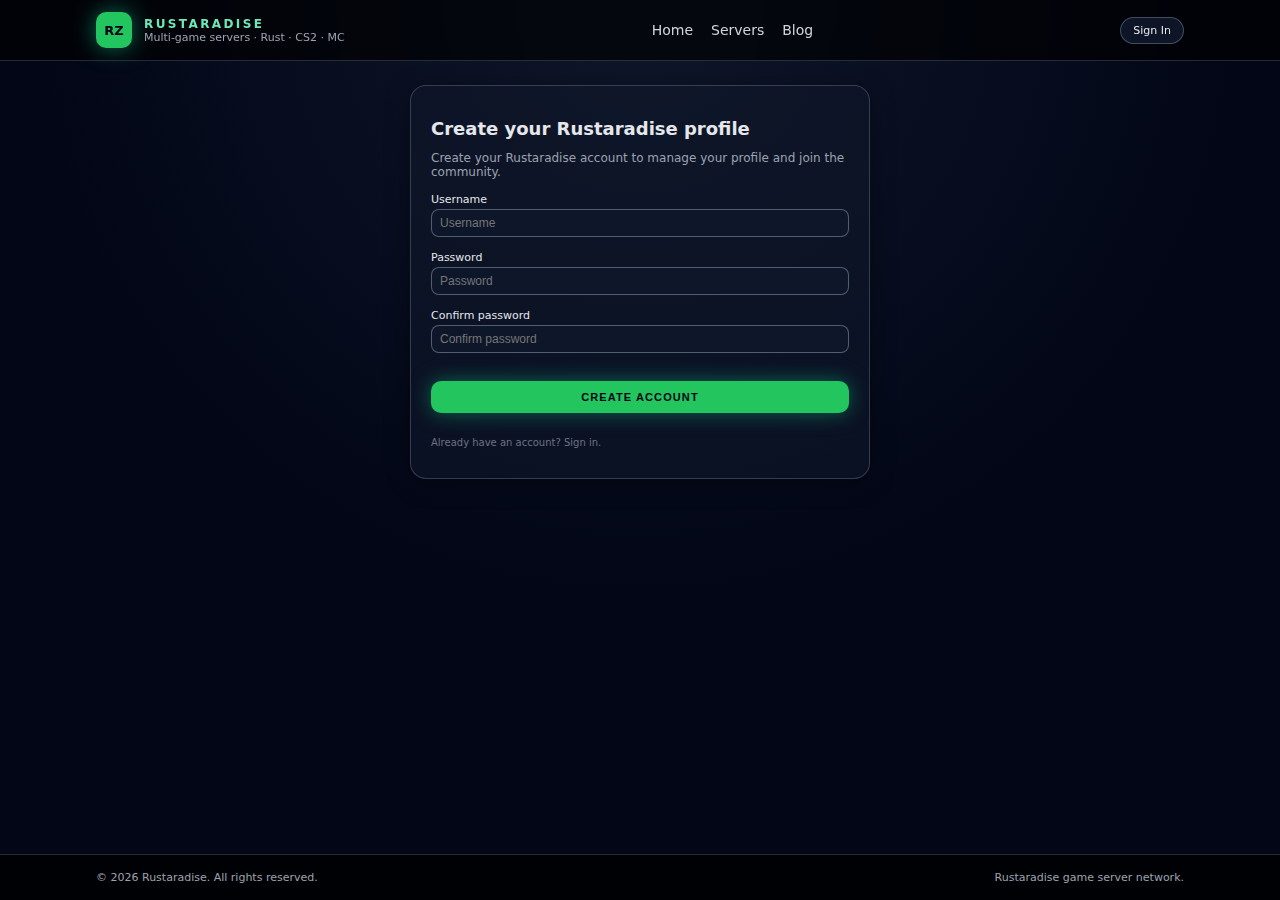
<file: signup.html>
<!DOCTYPE html>
<html lang="en">
  <head>
    <meta charset="UTF-8" />
    <title>Rustaradise · Sign Up</title>
    <meta name="viewport" content="width=device-width, initial-scale=1" />
    <link rel="stylesheet" href="styles.css" />
  </head>
  <body onload="initSignupPage()">
    <div class="page">
      <header class="nav">
        <div class="nav-inner">
          <div class="brand">
            <div class="brand-mark">RZ</div>
            <div>
              <div class="brand-text-title">Rustaradise</div>
              <div class="brand-text-subtitle">
                Multi‑game servers · Rust · CS2 · MC
              </div>
            </div>
          </div>
          <nav class="nav-links">
            <a href="index.html" class="nav-link">Home</a>
            <a href="servers.html" class="nav-link">Servers</a>
            <a href="blog.html" class="nav-link">Blog</a>
            <a
              href="admin.html"
              class="nav-link nav-admin-pill"
              style="display: none"
              data-nav-admin
              >Admin Panel</a
            >
          </nav>
          <div class="nav-auth">
            <a href="login.html" class="btn-ghost" data-nav-login>
              <span>Sign In</span>
            </a>
            <button
              type="button"
              class="avatar-pill"
              data-nav-user
              style="display: none"
              data-nav-profile
            >
              <span class="avatar-initials" data-nav-initials>RZ</span>
              <span>
                <span data-nav-name>player</span>
                <span class="avatar-role" data-nav-role>player</span>
              </span>
            </button>
            <button
              type="button"
              class="btn-ghost"
              data-nav-logout
              style="display: none"
            >
              Log out
            </button>
          </div>
        </div>
      </header>

      <main class="main">
        <div class="card" style="max-width: 460px; margin: 0 auto">
          <div>
            <h1 class="page-title" style="font-size: 18px">
              Create your Rustaradise profile
            </h1>
            <p class="page-description" style="font-size: 12px">
              Create your Rustaradise account to manage your profile and join the community.
            </p>
          </div>

          <form id="signup-form" class="form" style="margin-top: 14px">
            <div>
              <div class="form-label">Username</div>
              <input
                name="username"
                class="input-field"
                placeholder="Username"
              />
            </div>
            <div>
              <div class="form-label">Password</div>
              <input
                type="password"
                name="password"
                class="input-field"
                placeholder="Password"
              />
            </div>
            <div>
              <div class="form-label">Confirm password</div>
              <input
                type="password"
                name="confirm"
                class="input-field"
                placeholder="Confirm password"
              />
            </div>
            <div
              id="signup-error"
              style="font-size: 11px; color: #fecaca"
            ></div>
            <button type="submit" class="btn-primary" style="width: 100%">
              Create account
            </button>
            <p class="hint">
              Already have an account? <a href="login.html">Sign in</a>.
            </p>
          </form>
        </div>
      </main>

      <footer class="footer">
        <div class="footer-inner">
          <div>
            © <span id="footer-year"></span> Rustaradise. All rights reserved.
          </div>
          <div>Rustaradise game server network.</div>
        </div>
      </footer>
    </div>

    <script src="app.js"></script>
    <script>
      document.getElementById("footer-year").textContent =
        new Date().getFullYear();
    </script>
  </body>
  </html>
</file>
<file: styles.css>
*,
*::before,
*::after {
  box-sizing: border-box;
}

html,
body {
  margin: 0;
  padding: 0;
  min-height: 100%;
}

body {
  font-family: system-ui, -apple-system, BlinkMacSystemFont, "Segoe UI",
    sans-serif;
  background: radial-gradient(circle at top, #0f172a, #020617 55%);
  color: #e5e7eb;
}

a {
  color: inherit;
  text-decoration: none;
}

.page {
  min-height: 100vh;
  display: flex;
  flex-direction: column;
  animation: pageFadeIn 0.35s ease-out;
}

@keyframes pageFadeIn {
  from {
    opacity: 0;
  }
  to {
    opacity: 1;
  }
}

@keyframes mainSlideUp {
  from {
    opacity: 0;
    transform: translateY(12px);
  }
  to {
    opacity: 1;
    transform: translateY(0);
  }
}

.nav {
  position: sticky;
  top: 0;
  z-index: 20;
  border-bottom: 1px solid rgba(148, 163, 184, 0.25);
  background: rgba(0, 0, 0, 0.65);
  backdrop-filter: blur(16px);
}

.nav-inner {
  max-width: 1120px;
  margin: 0 auto;
  padding: 12px 16px;
  display: flex;
  align-items: center;
  justify-content: space-between;
  gap: 16px;
}

.brand {
  display: flex;
  align-items: center;
  gap: 12px;
}

.brand-mark {
  width: 36px;
  height: 36px;
  border-radius: 10px;
  background: #22c55e;
  display: flex;
  align-items: center;
  justify-content: center;
  box-shadow: 0 0 22px rgba(16, 185, 129, 0.6);
  font-size: 13px;
  font-weight: 900;
  color: #020617;
}

.brand-text-title {
  font-size: 12px;
  letter-spacing: 0.2em;
  text-transform: uppercase;
  color: #6ee7b7;
  font-weight: 600;
}

.brand-text-subtitle {
  font-size: 11px;
  color: #9ca3af;
}

.nav-links {
  display: flex;
  align-items: center;
  gap: 18px;
  font-size: 14px;
  color: #d1d5db;
}

.nav-link {
  padding: 2px 0;
  transition: color 0.2s ease;
}

.nav-link.active {
  color: #6ee7b7;
}

.nav-link:hover {
  color: #a7f3d0;
}

.nav-admin-pill {
  display: inline-flex;
  align-items: center;
  gap: 6px;
  border-radius: 999px;
  border: 1px solid rgba(52, 211, 153, 0.5);
  padding: 6px 14px;
  font-size: 11px;
  text-transform: uppercase;
  font-weight: 600;
  letter-spacing: 0.1em;
  color: #a7f3d0;
  background: rgba(16, 185, 129, 0.08);
  white-space: nowrap;
}
.nav-admin-pill:hover {
  background: rgba(16, 185, 129, 0.15);
  border-color: rgba(52, 211, 153, 0.7);
  color: #d1fae5;
}
.nav-admin-pill::before {
  content: "";
  width: 6px;
  height: 6px;
  border-radius: 50%;
  background: #22c55e;
  box-shadow: 0 0 8px rgba(34, 197, 94, 0.8);
}

.nav-auth {
  display: flex;
  align-items: center;
  gap: 10px;
}

.btn-primary {
  border-radius: 10px;
  background: #22c55e;
  color: #020617;
  border: none;
  padding: 10px 18px;
  font-size: 11px;
  font-weight: 600;
  letter-spacing: 0.1em;
  text-transform: uppercase;
  cursor: pointer;
  box-shadow: 0 0 20px rgba(16, 185, 129, 0.5);
  display: inline-flex;
  align-items: center;
  justify-content: center;
  gap: 6px;
  transition: background 0.2s;
}

.btn-primary:hover {
  background: #4ade80;
}

.btn-ghost {
  border-radius: 999px;
  border: 1px solid rgba(148, 163, 184, 0.4);
  background: rgba(15, 23, 42, 0.9);
  color: #e5e7eb;
  padding: 6px 12px;
  font-size: 11px;
  cursor: pointer;
}

.btn-ghost:hover {
  background: rgba(30, 64, 175, 0.5);
}

.avatar-pill {
  display: inline-flex;
  align-items: center;
  gap: 10px;
  padding: 6px 14px;
  border-radius: 12px;
  background: linear-gradient(135deg, rgba(15, 23, 42, 0.95) 0%, rgba(30, 41, 59, 0.9) 100%);
  border: 1px solid rgba(110, 231, 183, 0.35);
  font-size: 11px;
  box-shadow: 0 0 16px rgba(16, 185, 129, 0.15);
  transition: border-color 0.2s, box-shadow 0.2s;
}

.avatar-pill:hover {
  border-color: rgba(110, 231, 183, 0.5);
  box-shadow: 0 0 20px rgba(16, 185, 129, 0.2);
}

.avatar-initials {
  width: 28px;
  height: 28px;
  border-radius: 10px;
  background: linear-gradient(135deg, #22c55e 0%, #16a34a 100%);
  color: #020617;
  display: flex;
  align-items: center;
  justify-content: center;
  font-size: 11px;
  font-weight: 700;
  box-shadow: 0 0 12px rgba(34, 197, 94, 0.4);
}

.avatar-role {
  font-size: 9px;
  text-transform: uppercase;
  color: #6ee7b7;
  font-weight: 600;
  letter-spacing: 0.05em;
}

.main {
  flex: 1;
  max-width: 1120px;
  width: 100%;
  margin: 0 auto;
  padding: 24px 16px 32px;
  animation: mainSlideUp 0.4s ease-out;
}

.footer {
  border-top: 1px solid rgba(148, 163, 184, 0.25);
  background: rgba(0, 0, 0, 0.8);
}

.footer-inner {
  max-width: 1120px;
  margin: 0 auto;
  padding: 16px;
  display: flex;
  justify-content: space-between;
  flex-wrap: wrap;
  gap: 8px;
  font-size: 11px;
  color: #9ca3af;
}

.hero-grid {
  display: grid;
  grid-template-columns: minmax(0, 3fr) minmax(0, 2.5fr);
  gap: 24px;
}

.hero-pill {
  display: inline-flex;
  align-items: center;
  padding: 6px 12px;
  border-radius: 999px;
  background: rgba(16, 185, 129, 0.12);
  border: 1px solid rgba(16, 185, 129, 0.5);
  font-size: 10px;
  text-transform: uppercase;
  letter-spacing: 0.18em;
  color: #6ee7b7;
  font-weight: 600;
}

.hero-title {
  margin-top: 16px;
  font-size: 32px;
  line-height: 1.1;
  font-weight: 600;
}

.hero-title span {
  background: linear-gradient(to right, #6ee7b7, #22d3ee);
  -webkit-background-clip: text;
  background-clip: text;
  color: transparent;
}

.hero-text {
  margin-top: 12px;
  max-width: 520px;
  font-size: 14px;
  color: #9ca3af;
}

.hero-actions {
  margin-top: 16px;
  display: flex;
  flex-wrap: wrap;
  align-items: center;
  gap: 10px;
}

.hero-count {
  display: inline-flex;
  align-items: center;
  justify-content: center;
  min-width: 22px;
  height: 22px;
  padding: 0 6px;
  font-size: 11px;
  font-weight: 700;
  border-radius: 999px;
  background: rgba(0, 0, 0, 0.35);
  color: #022c22;
}

.hero-metrics {
  margin-top: 20px;
  display: grid;
  grid-template-columns: repeat(3, minmax(0, 1fr));
  gap: 12px;
}

.metric-card {
  border-radius: 14px;
  padding: 10px 12px;
  border: 1px solid rgba(148, 163, 184, 0.35);
  background: rgba(15, 23, 42, 0.85);
  font-size: 11px;
}

.metric-label {
  font-size: 10px;
  text-transform: uppercase;
  color: #6b7280;
  letter-spacing: 0.16em;
  font-weight: 600;
}

.metric-value {
  margin-top: 4px;
  font-size: 17px;
}

.featured-games {
  margin-top: 22px;
  display: grid;
  grid-template-columns: repeat(3, minmax(0, 1fr));
  gap: 12px;
}

.featured-game-card {
  border-radius: 14px;
  padding: 10px 12px;
  border: 1px solid rgba(55, 65, 81, 0.8);
  background: radial-gradient(circle at top, #111827, #020617);
  font-size: 11px;
}

.featured-game-name {
  font-size: 12px;
  font-weight: 600;
}

.featured-game-tag {
  margin-top: 2px;
  font-size: 10px;
  text-transform: uppercase;
  letter-spacing: 0.16em;
  color: #6b7280;
}

.featured-game-body {
  margin-top: 6px;
  color: #9ca3af;
}

.card {
  border-radius: 16px;
  padding: 20px;
  border: 1px solid rgba(148, 163, 184, 0.3);
  background: rgba(15, 23, 42, 0.6);
  box-shadow: 0 4px 24px rgba(0, 0, 0, 0.4);
  transition: border-color 0.2s, box-shadow 0.2s;
}
.card:hover {
  border-color: rgba(148, 163, 184, 0.4);
}

.card-header {
  display: flex;
  justify-content: space-between;
  align-items: center;
  padding-bottom: 10px;
  border-bottom: 1px solid rgba(148, 163, 184, 0.35);
}

.card-title {
  font-size: 12px;
  text-transform: uppercase;
  letter-spacing: 0.2em;
  color: #9ca3af;
}

.card-subtitle {
  font-size: 11px;
  color: #6b7280;
}

.live-pill {
  display: inline-flex;
  align-items: center;
  gap: 6px;
  padding: 4px 10px;
  border-radius: 999px;
  background: rgba(16, 185, 129, 0.15);
  border: 1px solid rgba(16, 185, 129, 0.5);
  font-size: 10px;
  text-transform: uppercase;
  letter-spacing: 0.16em;
  color: #a7f3d0;
}

.live-dot {
  width: 6px;
  height: 6px;
  border-radius: 999px;
  background: #22c55e;
}

.table-wrapper {
  margin-top: 12px;
  border-radius: 12px;
  overflow: hidden;
  border: 1px solid rgba(148, 163, 184, 0.4);
  background: rgba(15, 23, 42, 0.85);
}

table {
  width: 100%;
  border-collapse: collapse;
  font-size: 12px;
}

thead {
  background: rgba(15, 23, 42, 0.95);
  font-size: 10px;
  text-transform: uppercase;
  letter-spacing: 0.16em;
  color: #6b7280;
}

th,
td {
  padding: 10px 12px;
  text-align: left;
  vertical-align: middle;
}

/* Center Players, Region, Latency, Status columns */
th:nth-child(3),
td:nth-child(3),
th:nth-child(4),
td:nth-child(4),
th:nth-child(5),
td:nth-child(5),
th:nth-child(6),
td:nth-child(6) {
  text-align: center;
}

th:nth-child(6),
td:nth-child(6) {
  min-width: 100px;
}

tbody tr:nth-child(odd) {
  background: rgba(2, 6, 23, 0.9);
}

tbody tr:nth-child(even) {
  background: rgba(15, 23, 42, 0.9);
}

.server-name {
  font-size: 12px;
  font-weight: 600;
}

.server-sub {
  font-size: 11px;
  color: #9ca3af;
}

.server-address {
  font-size: 10px;
  color: #6b7280;
}

.bar-track {
  margin-top: 4px;
  width: 100%;
  height: 6px;
  border-radius: 999px;
  background: #111827;
  overflow: hidden;
}

.bar-fill {
  height: 100%;
  border-radius: 999px;
  background: linear-gradient(to right, #6ee7b7, #22d3ee);
}

.status-pill {
  display: inline-flex;
  align-items: center;
  gap: 6px;
  padding: 4px 10px;
  border-radius: 999px;
  font-size: 9px;
  text-transform: uppercase;
  letter-spacing: 0.08em;
  white-space: nowrap;
}

.status-dot {
  width: 6px;
  height: 6px;
  border-radius: 999px;
}

.status-online {
  background: rgba(16, 185, 129, 0.15);
  color: #6ee7b7;
  border: 1px solid rgba(16, 185, 129, 0.5);
}

.status-online .status-dot {
  background: #22c55e;
}

.status-offline {
  background: rgba(239, 68, 68, 0.15);
  color: #fecaca;
  border: 1px solid rgba(248, 113, 113, 0.6);
}

.status-offline .status-dot {
  background: #ef4444;
}

.status-maintenance {
  background: rgba(245, 158, 11, 0.2);
  color: #fde68a;
  border: 1px solid rgba(245, 158, 11, 0.8);
}

.status-maintenance .status-dot {
  background: #f59e0b;
}

.muted {
  font-size: 11px;
  color: #6b7280;
}

.page-header {
  display: flex;
  flex-wrap: wrap;
  justify-content: space-between;
  gap: 12px;
  margin-bottom: 16px;
}

.page-title-group {
  max-width: 540px;
}

.page-title {
  font-size: 22px;
  font-weight: 600;
}

.page-description {
  margin-top: 6px;
  font-size: 13px;
  color: #9ca3af;
}

.chip-row {
  display: flex;
  flex-wrap: wrap;
  align-items: center;
  gap: 12px;
}

.chip {
  display: inline-flex;
  align-items: center;
  gap: 8px;
  padding: 8px 14px;
  border-radius: 12px;
  font-size: 12px;
  white-space: nowrap;
}

.chip-emerald {
  background: rgba(16, 185, 129, 0.12);
  border: 1px solid rgba(16, 185, 129, 0.4);
  color: #a7f3d0;
}

.chip-muted {
  background: rgba(15, 23, 42, 0.95);
  border: 1px solid rgba(148, 163, 184, 0.35);
  color: #d1d5db;
}

/* Stats bar: clear blocks so "players online" and "servers" never overlap */
.stats-bar {
  display: flex;
  flex-wrap: wrap;
  align-items: stretch;
  gap: 12px;
}

.stat-block {
  display: flex;
  flex-direction: column;
  align-items: center;
  justify-content: center;
  min-width: 0;
  padding: 12px 20px;
  border-radius: 12px;
  border: 1px solid rgba(148, 163, 184, 0.25);
  background: rgba(15, 23, 42, 0.9);
  text-align: center;
}

.stat-block.stat-live {
  border-color: rgba(16, 185, 129, 0.4);
  background: rgba(16, 185, 129, 0.08);
}

.stat-value {
  font-size: 20px;
  font-weight: 700;
  line-height: 1.2;
  color: #f1f5f9;
  letter-spacing: -0.02em;
}

.stat-block.stat-live .stat-value {
  color: #6ee7b7;
}

.stat-label {
  font-size: 11px;
  text-transform: uppercase;
  letter-spacing: 0.12em;
  color: #94a3b8;
  margin-top: 4px;
  text-align: center;
}

.stat-block.stat-live .stat-label {
  color: #86efac;
}

.filters-row {
  display: flex;
  flex-wrap: wrap;
  gap: 10px;
  margin-bottom: 12px;
}

.input-text {
  height: 36px;
  border-radius: 10px;
  border: 1px solid rgba(148, 163, 184, 0.5);
  background: rgba(15, 23, 42, 0.9);
  padding: 0 14px;
  font-size: 12px;
  color: #e5e7eb;
  min-width: 0;
  box-sizing: border-box;
}

.input-text::placeholder {
  color: #6b7280;
}

.btn-pill {
  border-radius: 999px;
  border: 1px solid rgba(148, 163, 184, 0.5);
  background: rgba(15, 23, 42, 0.9);
  color: #e5e7eb;
  padding: 5px 12px;
  font-size: 11px;
  cursor: pointer;
}

.btn-pill.active {
  background: #22c55e;
  border-color: #22c55e;
  color: #020617;
}

.analytics-aside {
  border-radius: 14px;
  border: 1px solid rgba(148, 163, 184, 0.4);
  background: rgba(2, 6, 23, 0.9);
  padding: 14px;
  font-size: 11px;
}

.analytics-section {
  margin-top: 10px;
}

.analytics-label-row {
  display: flex;
  justify-content: space-between;
  font-size: 11px;
}

.analytics-sm {
  font-size: 10px;
  color: #6b7280;
  margin-top: 3px;
}

.mini-bars {
  position: relative;
  height: 64px;
  margin-top: 6px;
  border-radius: 10px;
  background: #020617;
  padding: 6px;
  display: flex;
  align-items: flex-end;
  gap: 3px;
}

.mini-bar {
  flex: 1;
  border-radius: 4px;
  background: rgba(16, 185, 129, 0.7);
}

.mini-bars-labels {
  margin-top: 4px;
  display: flex;
  justify-content: space-between;
  font-size: 9px;
  color: #6b7280;
}

.mini-bars-labels span {
  flex: 1;
  text-align: center;
}

.grid-two {
  margin-top: 10px;
  display: grid;
  grid-template-columns: repeat(2, minmax(0, 1fr));
  gap: 8px;
}

.tile {
  border-radius: 10px;
  border: 1px solid rgba(148, 163, 184, 0.4);
  background: rgba(15, 23, 42, 0.95);
  padding: 12px 14px;
  text-align: center;
}

.tile-label {
  font-size: 10px;
  text-transform: uppercase;
  letter-spacing: 0.16em;
  color: #6b7280;
}

.tile-value {
  margin-top: 6px;
  font-size: 18px;
  font-weight: 700;
}

.tile .analytics-sm {
  text-align: center;
}

/* Blog */
.blog-list {
  display: flex;
  flex-direction: column;
  gap: 16px;
}

.blog-card {
  padding: 20px;
}

.blog-card-meta {
  font-size: 11px;
  color: #6ee7b7;
  text-transform: uppercase;
  letter-spacing: 0.1em;
  margin-bottom: 8px;
}

.blog-card-title {
  font-size: 18px;
  font-weight: 600;
  margin: 0 0 10px;
  color: #e5e7eb;
}

.blog-card-excerpt {
  font-size: 13px;
  color: #9ca3af;
  line-height: 1.5;
  margin: 0 0 12px;
}

.blog-card-link {
  font-size: 12px;
  color: #6ee7b7;
  transition: color 0.2s;
}

.blog-card-link:hover {
  color: #a7f3d0;
}

.form {
  display: flex;
  flex-direction: column;
  gap: 14px;
  font-size: 12px;
}

.form-label {
  font-size: 11px;
  color: #e5e7eb;
  margin-bottom: 3px;
}

.input-field,
.textarea-field,
.select-field {
  width: 100%;
  border-radius: 8px;
  border: 1px solid rgba(148, 163, 184, 0.5);
  background: rgba(15, 23, 42, 0.95);
  color: #e5e7eb;
  font-size: 12px;
  padding: 6px 8px;
}

/* Custom file input - matches site theme */
.file-input-wrap {
  display: flex;
  align-items: center;
  gap: 10px;
  flex-wrap: wrap;
}
.file-input-wrap input[type="file"] {
  position: absolute;
  width: 0.1px;
  height: 0.1px;
  opacity: 0;
  overflow: hidden;
  z-index: -1;
}
.file-input-trigger {
  display: inline-flex;
  align-items: center;
  gap: 8px;
  padding: 8px 16px;
  border-radius: 8px;
  border: 1px solid rgba(148, 163, 184, 0.5);
  background: rgba(15, 23, 42, 0.95);
  color: #e5e7eb;
  font-size: 12px;
  cursor: pointer;
  transition: border-color 0.2s, background 0.2s;
}
.file-input-trigger:hover {
  border-color: rgba(110, 231, 183, 0.6);
  background: rgba(15, 23, 42, 1);
}
.file-input-trigger::before {
  content: "⊕";
  font-size: 14px;
  color: #6ee7b7;
  line-height: 1;
}
.file-input-filename {
  font-size: 11px;
  color: #9ca3af;
  max-width: 180px;
  overflow: hidden;
  text-overflow: ellipsis;
  white-space: nowrap;
}

.textarea-field {
  min-height: 70px;
  resize: vertical;
}

.hint {
  font-size: 10px;
  color: #6b7280;
}

.hint code {
  font-size: 9px;
  padding: 1px 4px;
  border-radius: 4px;
  background: rgba(15, 23, 42, 0.8);
  color: #6ee7b7;
}

.alert {
  border-radius: 12px;
  padding: 10px 12px;
  background: rgba(127, 29, 29, 0.7);
  border: 1px solid rgba(248, 113, 113, 0.9);
  font-size: 12px;
}

.alert p {
  margin: 4px 0;
}

.badge {
  display: inline-flex;
  align-items: center;
  justify-content: center;
  gap: 6px;
  padding: 6px 12px;
  border-radius: 10px;
  font-size: 11px;
  font-weight: 600;
  text-transform: uppercase;
  letter-spacing: 0.1em;
  white-space: nowrap;
}

.badge-staff {
  background: rgba(16, 185, 129, 0.12);
  border: 1px solid rgba(52, 211, 153, 0.5);
  color: #a7f3d0;
}

.badge-staff::before {
  content: "";
  width: 5px;
  height: 5px;
  border-radius: 50%;
  background: #22c55e;
}

.profile-header {
  border-radius: 18px;
  overflow: hidden;
  border: 1px solid rgba(148, 163, 184, 0.4);
  background: rgba(15, 23, 42, 0.95);
  margin-bottom: 16px;
}

.profile-banner {
  position: relative;
  height: 140px;
  background: linear-gradient(to right, #0f172a, #1f2937);
  overflow: hidden;
}

.profile-banner img {
  width: 100%;
  height: 100%;
  object-fit: cover;
}

.profile-banner-overlay {
  position: absolute;
  inset: 0;
  background: linear-gradient(to top, rgba(0, 0, 0, 0.6), transparent 50%);
}

.profile-row {
  display: flex;
  align-items: center;
  gap: 16px;
  padding: 20px 16px 18px;
  background: rgba(15, 23, 42, 0.6);
  border-top: 1px solid rgba(148, 163, 184, 0.2);
}

.profile-avatar {
  width: 72px;
  height: 72px;
  flex-shrink: 0;
  border-radius: 14px;
  border: 2px solid rgba(34, 197, 94, 0.6);
  overflow: hidden;
  background: #0f172a;
  display: flex;
  align-items: center;
  justify-content: center;
  font-size: 12px;
  font-weight: 600;
}

.profile-avatar img {
  width: 100%;
  height: 100%;
  object-fit: cover;
}

.profile-meta {
  display: flex;
  flex-direction: column;
  gap: 2px;
}

.profile-name {
  font-size: 16px;
}

.profile-role {
  font-size: 11px;
  color: #9ca3af;
}

.profile-tabs {
  display: flex;
  gap: 4px;
  margin-left: auto;
}
.profile-tab {
  padding: 6px 14px;
  border-radius: 8px;
  font-size: 11px;
  font-weight: 600;
  text-transform: uppercase;
  letter-spacing: 0.08em;
  color: #9ca3af;
  transition: color 0.2s, background 0.2s;
}
.profile-tab:hover {
  color: #e5e7eb;
  background: rgba(148, 163, 184, 0.1);
}
.profile-tab.active {
  color: #6ee7b7;
  background: rgba(16, 185, 129, 0.12);
  border: 1px solid rgba(16, 185, 129, 0.35);
}

.profile-header-compact {
  padding: 16px;
}
.profile-header-compact .profile-row {
  padding: 0;
  margin-top: 0;
  align-items: center;
}
.profile-header-compact .profile-tabs {
  margin-left: auto;
}

.settings-grid {
  display: flex;
  flex-direction: column;
  gap: 16px;
  margin-top: 16px;
}

.form-error {
  font-size: 11px;
  color: #fecaca;
  min-height: 1.2em;
}
.form-success {
  font-size: 11px;
  color: #bbf7d0;
  min-height: 1.2em;
}

.btn-danger {
  border-radius: 999px;
  background: rgba(239, 68, 68, 0.9);
  color: #fff;
  border: none;
  padding: 8px 16px;
  font-size: 11px;
  font-weight: 600;
  letter-spacing: 0.08em;
  text-transform: uppercase;
  cursor: pointer;
  transition: background 0.2s;
}
.btn-danger:hover {
  background: #ef4444;
}

.card-danger {
  border-color: rgba(239, 68, 68, 0.35);
}

.layout-split {
  display: grid;
  grid-template-columns: minmax(0, 2.2fr) minmax(0, 2.8fr);
  gap: 16px;
}

.admin-table {
  width: 100%;
  border-collapse: collapse;
  font-size: 11px;
}

.admin-table th,
.admin-table td {
  padding: 8px 8px;
  text-align: left;
}

.admin-table thead {
  background: rgba(15, 23, 42, 0.98);
  color: #a7f3d0;
  font-size: 10px;
  text-transform: uppercase;
  letter-spacing: 0.18em;
}

.admin-table tbody tr:nth-child(odd) {
  background: rgba(2, 6, 23, 0.96);
}

.admin-table tbody tr:nth-child(even) {
  background: rgba(15, 23, 42, 0.96);
}

.admin-input {
  width: 56px;
  border-radius: 6px;
  border: 1px solid rgba(52, 211, 153, 0.6);
  background: #020617;
  color: #e5e7eb;
  font-size: 10px;
  padding: 3px 4px;
}

.admin-select {
  border-radius: 6px;
  border: 1px solid rgba(52, 211, 153, 0.6);
  background: #020617;
  color: #e5e7eb;
  font-size: 10px;
  padding: 3px 4px;
}

.admin-btn {
  border-radius: 999px;
  border: none;
  background: rgba(52, 211, 153, 0.9);
  color: #020617;
  font-size: 10px;
  padding: 4px 8px;
  text-transform: uppercase;
  letter-spacing: 0.14em;
  cursor: pointer;
}

.admin-btn.secondary {
  background: rgba(15, 23, 42, 0.9);
  color: #e5e7eb;
  border: 1px solid rgba(148, 163, 184, 0.6);
}

.admin-btn + .admin-btn {
  margin-left: 4px;
}

.admin-card {
  border-color: rgba(52, 211, 153, 0.4);
}

.admin-table-wrap {
  margin-top: 10px;
  overflow-x: auto;
  border-radius: 10px;
  border: 1px solid rgba(148, 163, 184, 0.2);
}

.note {
  font-size: 10px;
  color: #6b7280;
  margin-top: 4px;
}

.section {
  margin-top: 28px;
  display: grid;
  grid-template-columns: minmax(0, 3fr) minmax(0, 2fr);
  gap: 16px;
}

.section-title {
  font-size: 14px;
  font-weight: 600;
}

.section-text {
  font-size: 12px;
  color: #9ca3af;
  margin-top: 6px;
}

.section-list {
  margin-top: 8px;
  font-size: 12px;
  color: #9ca3af;
  padding-left: 18px;
}

.pill-link {
  display: inline-flex;
  align-items: center;
  gap: 6px;
  padding: 5px 10px;
  border-radius: 999px;
  border: 1px solid rgba(148, 163, 184, 0.6);
  font-size: 11px;
}

.pill-link span {
  font-size: 13px;
}

.text-center {
  text-align: center;
}

@media (max-width: 768px) {
  .hero-grid,
  .layout-split,
  .section {
    grid-template-columns: minmax(0, 1fr);
  }

  .nav-inner,
  .main {
    padding-inline: 12px;
  }

  .nav-links {
    display: none;
  }

  .hero-metrics {
    grid-template-columns: repeat(2, minmax(0, 1fr));
  }

  .featured-games {
    grid-template-columns: minmax(0, 1fr);
  }
}
</file>
